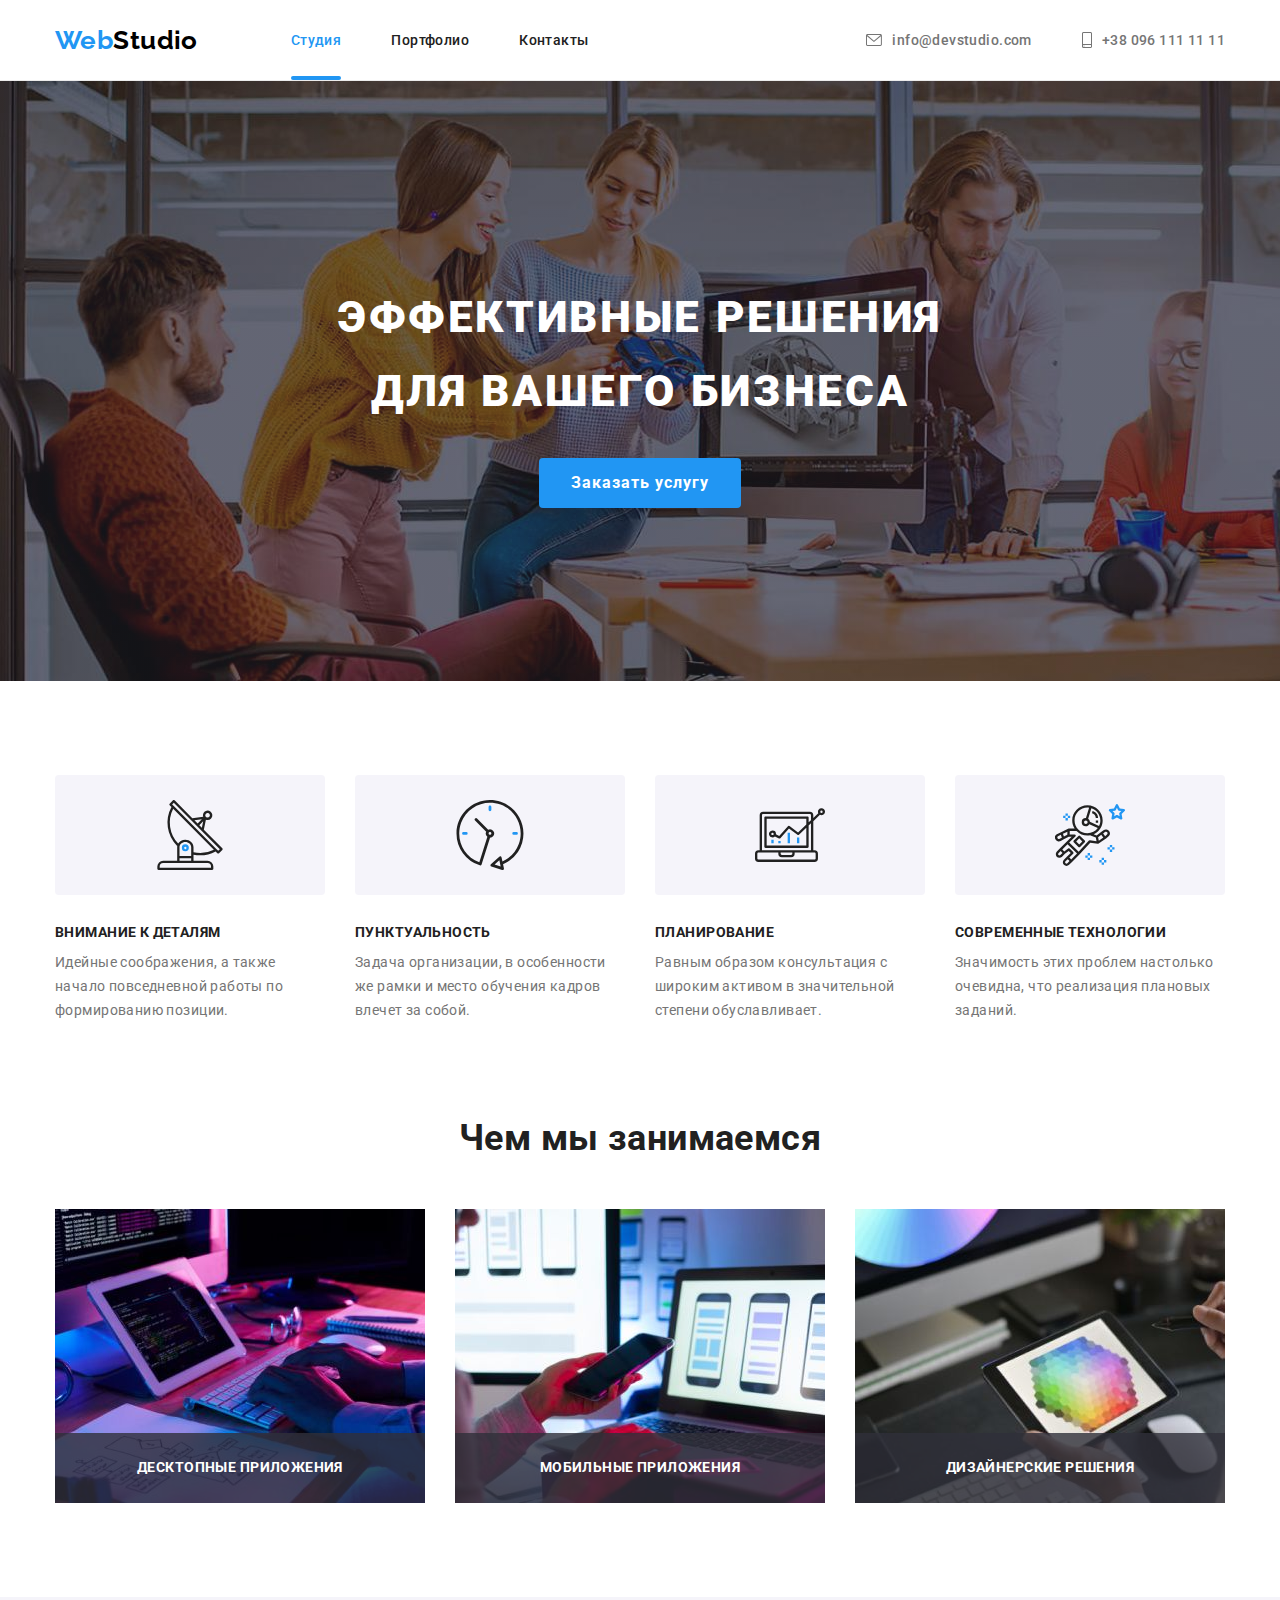
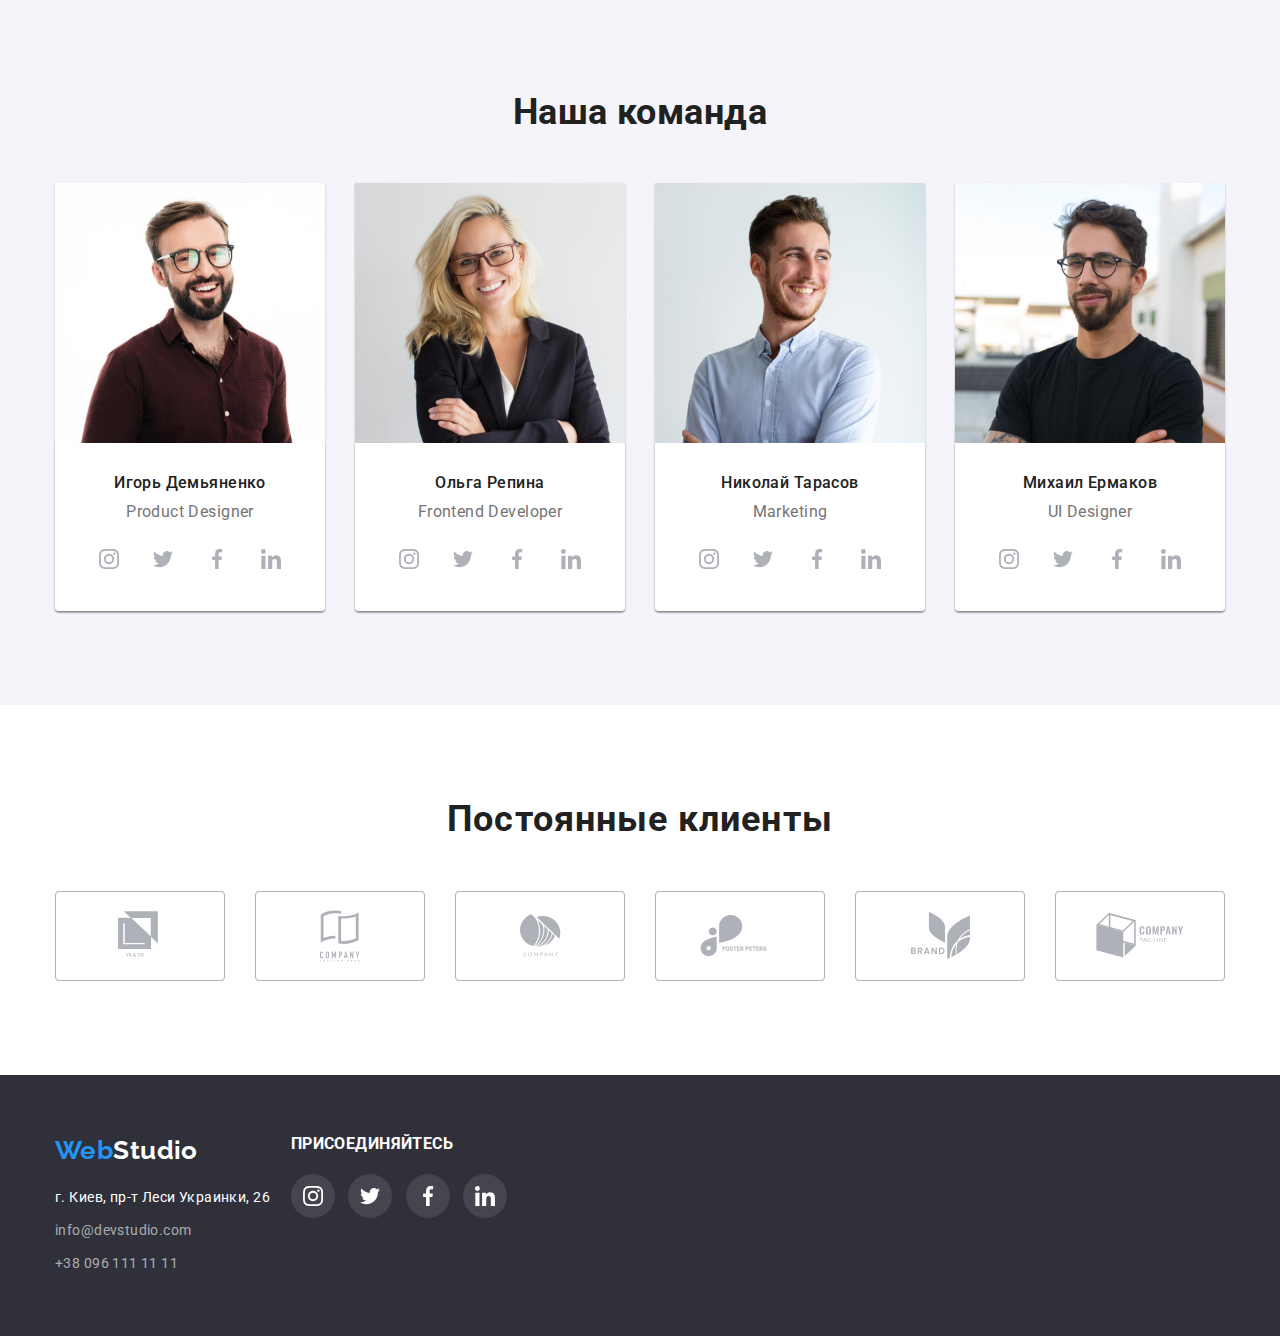
<file: index.html>
<!DOCTYPE html>
<html lang="ru">

<head>
    <meta charset="UTF-8">
    <meta http-equiv="X-UA-Compatible" content="IE=edge">
    <meta name="viewport" content="width=device-width, initial-scale=1.0">
    <title>Studio</title>
    <link rel="preconnect" href="https://fonts.gstatic.com">
    <link
        href="https://fonts.googleapis.com/css2?family=Raleway:wght@700&family=Roboto:wght@400;500;700;900&display=swap"
        rel="stylesheet">
    <link rel="stylesheet" href="https://cdnjs.cloudflare.com/ajax/libs/modern-normalize/1.0.0/modern-normalize.css">
    <link rel="stylesheet" href="./css/styles.css" />


</head>

<body class="body">

    <header class="header navigation-border">
        <div class="container navigation-section">
        <nav class="navigation">
            
            <a class="logo" lang="en" href="./index.html" target="_blank" rel="noreferrer noopener"><span
                    class="logo-first">Web</span>Studio</a>
            <ul class="list header-list">
                <li class="item"><a class="navigation-list current" href="#Студия">Студия</a></li>
                <li class="item"><a class="navigation-list" href="./portfolio.html">Портфолио</a></li>
                <li class="item"><a class="navigation-list" href="#Контакты">Контакты</a></li>
            </ul>
        </nav>
        
        <ul class="list contact-list">
            <li class="item">
                <a class="contact-link" lang="en" href="mailto:info@devstudio.com">
                    <svg class="icon" width="16" height="12">
                        <use href="./img/sprite/sprite1.svg#icon-envelope"></use>
                    </svg>
                    info@devstudio.com
                </a>
            </li>
            <li class="item">
                <a class="contact-link" href="tel:+380961111111">
                <svg class="icon" width="10" height="16">
                    <use href="./img/sprite/sprite1.svg#icon-smartphone"></use>
                </svg>
                +38 096 111 11 11</a></li>
        </ul>
        </div>
    </header>

    <main>
        <section class="hero-section hero-bg">
            <div class="container">
            <h1 class="hero-title">Эффективные решения </br> для вашего бизнеса</h1>
            <button class="hero-button" data-modal-open type="button">Заказать услугу</button>
            <div class="backdrop is-hidden" data-modal>
                <div class="modal">
                    <button class="modal-close-btn" data-modal-close type="button"></button>
                </div>
            </div>
            </div>
        </section>

        <section class="section">
            <div class="container">
            <ul class="list features-list grid">
                <li class="item features-item item-antenna grid-item">
                    <h3 class="features-title">Внимание к деталям</h3>
                    <p class="features-text">Идейные соображения, а также начало повседневной работы по формированию
                        позиции.</p>
                </li>
                <li class="item features-item item-clock grid-item">
                    <h3 class="features-title">Пунктуальность</h3>
                    <p class="features-text">Задача организации, в особенности же рамки и место обучения кадров влечет за
                        собой.</p>
                </li>

                <li class="item features-item item-diagram grid-item">
                    <h3 class="features-title">Планирование</h3>
                    <p class="features-text">Равным образом консультация с широким активом в значительной степени
                        обуславливает.</p>
                </li>

                <li class="item features-item item-astronaut grid-item">
                    <h3 class="features-title">Современные технологии</h3>
                    <p class="features-text">Значимость этих проблем настолько очевидна, что реализация плановых заданий.
                    </p>
                </li>
            </ul>
            </div>
        </section>

        <section class="section gallery-section">
            <div class="container">
            <h2 class="about-title">Чем мы занимаемся</h2>
            <ul class="list grid">
                <li class="about-item grid-item">
                    <div class="about-item-thumb">
                    <img src="./img/img.jpg" alt="верстка" width="370">
                    <p class="about-item-thumb-text">Десктопные приложения</p>
                    </div>
                </li>
                <li class="about-item grid-item">
                    <div class="about-item-thumb">
                    <img src="./img/img1.jpg" alt="приложения" width="370">
                    <p class="about-item-thumb-text">Мобильные приложения</p>
                    </div>
                </li>
                <li class="about-item grid-item">
                    <div class="about-item-thumb">
                    <img src="./img/img2.jpg" alt="стили" width="370">
                    <p class="about-item-thumb-text">Дизайнерские решения</p>
                    </div>
                </li>
            </ul>
            </div>
        </section>

        <section class="section team">
            <div class="container">
            <h2 class="team-title">Наша команда</h2>
            <ul class="list team-list grid">
                <li class="team-item grid-item">
                    <img class="photo" src="./img/designer.jpg" alt="Product designer" width="270">
                    <div class="card-content">
                    <h3 class="name">Игорь Демьяненко</h3>
                    <p class="info" lang="en"> Product Designer</p>
                    <ul class="list social-icons">
                        <li class="social-icons-item">
                            <a href="" class="social-icons-link" target="_blank" rel="noopener noreferrer" aria-label="инстаграм">
                                <svg class="icon" width="20" height="20">
                                    <use href="./img/sprite/sprite1.svg#icon-instagram"></use>
                                </svg>
                            </a>
                        </li>
                        <li class="social-icons-item">
                            <a href="" class="social-icons-link" target="_blank" rel="noopener noreferrer" aria-label="твиттер">
                                <svg class="icon" width="20" height="20">
                                    <use href="./img/sprite/sprite1.svg#icon-twitter"></use>
                                </svg>
                            </a>
                        </li>
                        <li class="social-icons-item">
                            <a href="" class="social-icons-link" target="_blank" rel="noopener noreferrer" aria-label="фейсбук">
                                <svg class="icon" width="20" height="20">
                                    <use href="./img/sprite/sprite1.svg#icon-facebook"></use>
                                </svg>
                            </a>
                        </li>
                        <li class="social-icons-item">
                            <a href="" class="social-icons-link" target="_blank" rel="noopener noreferrer" aria-label="линкедин">
                                <svg class="icon" width="20" height="20">
                                    <use href="./img/sprite/sprite1.svg#icon-linkedin"></use>
                                </svg>
                            </a>
                        </li>
                    </ul>
                </div>
                </li>
                <li class="team-item grid-item">
                    <img class="photo" src="./img/frontend.jpg" alt="Frontend developer" width="270">
                    <div class="card-content">
                    <h3 class="name">Ольга Репина</h3>
                    <p class="info" lang="en">Frontend Developer</p>
                    <ul class="list social-icons">
                        <li class="social-icons-item">
                            <a href="" class="social-icons-link" target="_blank" rel="noopener noreferrer" aria-label="инстаграм">
                                <svg class="icon" width="20" height="20">
                                    <use href="./img/sprite/sprite1.svg#icon-instagram"></use>
                                </svg>
                            </a>
                        </li>
                        <li class="social-icons-item">
                            <a href="" class="social-icons-link" target="_blank" rel="noopener noreferrer" aria-label="твиттер">
                                <svg class="icon" width="20" height="20">
                                    <use href="./img/sprite/sprite1.svg#icon-twitter"></use>
                                </svg>
                            </a>
                        </li>
                        <li class="social-icons-item">
                            <a href="" class="social-icons-link" target="_blank" rel="noopener noreferrer" aria-label="фейсбук">
                                <svg class="icon" width="20" height="20">
                                    <use href="./img/sprite/sprite1.svg#icon-facebook"></use>
                                </svg>
                            </a>
                        </li>
                        <li class="social-icons-item">
                            <a href="" class="social-icons-link" target="_blank" rel="noopener noreferrer" aria-label="линкедин">
                                <svg class="icon" width="20" height="20">
                                                        <use href=" ./img/sprite/sprite1.svg#icon-linkedin"></use>
                                </svg>
                            </a>
                        </li>
                    </ul>
                </div>
                </li>
                <li class="team-item grid-item">
                    <img class="photo" src="./img/marketing.jpg" alt="Marketing" width="270">
                    <div class="card-content">
                    <h3 class="name">Николай Тарасов</h3>
                    <p class="info" lang="en">Marketing</p>
                <ul class="list social-icons">
                    <li class="social-icons-item">
                        <a href="" class="social-icons-link" target="_blank" rel="noopener noreferrer" aria-label="инстаграм">
                            <svg class="icon" width="20" height="20">
                                <use href="./img/sprite/sprite1.svg#icon-instagram"></use>
                            </svg>
                        </a>
                    </li>
                    <li class="social-icons-item">
                        <a href="" class="social-icons-link" target="_blank" rel="noopener noreferrer" aria-label="твиттер">
                            <svg class="icon" width="20" height="20">
                                <use href="./img/sprite/sprite1.svg#icon-twitter"></use>
                            </svg>
                        </a>
                    </li>
                    <li class="social-icons-item">
                        <a href="" class="social-icons-link" target="_blank" rel="noopener noreferrer" aria-label="фейсбук">
                            <svg class="icon" width="20" height="20">
                                <use href="./img/sprite/sprite1.svg#icon-facebook"></use>
                            </svg>
                        </a>
                    </li>
                    <li class="social-icons-item">
                        <a href="" class="social-icons-link" target="_blank" rel="noopener noreferrer" aria-label="линкедин">
                            <svg class="icon" width="20" height="20">
                                <use href=" ./img/sprite/sprite1.svg#icon-linkedin"></use>
                            </svg>
                        </a>
                    </li>
                </ul>
                </div>
                </li>
                <li class="team-item grid-item">
                    <img class="photo" src="./img/uidesigner.jpg" alt="Ui designer" width="270">
                    <div class="card-content">
                    <h3 class="name">Михаил Ермаков</h3>
                    <p class="info" lang="en">UI Designer</p>
                <ul class="list social-icons">
                    <li class="social-icons-item">
                        <a href="" class="social-icons-link" target="_blank" rel="noopener noreferrer" aria-label="инстаграм">
                            <svg class="icon" width="20" height="20">
                                <use href="./img/sprite/sprite1.svg#icon-instagram"></use>
                            </svg>
                        </a>
                    </li>
                    <li class="social-icons-item">
                        <a href="" class="social-icons-link" target="_blank" rel="noopener noreferrer" aria-label="твиттер">
                            <svg class="icon" width="20" height="20">
                                <use href="./img/sprite/sprite1.svg#icon-twitter"></use>
                            </svg>
                        </a>
                    </li>
                    <li class="social-icons-item">
                        <a href="" class="social-icons-link" target="_blank" rel="noopener noreferrer" aria-label="фейсбук">
                            <svg class="icon" width="20" height="20">
                                <use href="./img/sprite/sprite1.svg#icon-facebook"></use>
                            </svg>
                        </a>
                    </li>
                    <li class="social-icons-item">
                        <a href="" class="social-icons-link" target="_blank" rel="noopener noreferrer" aria-label="линкедин">
                            <svg class="icon" width="20" height="20">
                                                    <use href=" ./img/sprite/sprite1.svg#icon-linkedin"></use>
                            </svg>
                        </a>
                    </li>
                </ul>
                </div>
                </li>
            </ul>
            </div>
        </section>

        <section class="clients">
            <div class="container">
            <h3 class="clients-title">Постоянные клиенты</h3>
            <ul class="list clients-list grid">
                <li class="clients-list-item grid-item">
                    <a class="clients-link" href="" target="_blank" rel="noopener noreferrer" aria-label="логотип компании">
                        <svg class="clients-link-item icon" width="44" height="49">
                            <use href="./img/sprite/sprite1.svg#icon-logo-1"></use>
                        </svg>
                    </a>
                </li>
                <li class="clients-list-item grid-item">
                    <a class="clients-link" href="" target="_blank" rel="noopener noreferrer" aria-label="логотип компании">
                        <svg class="clients-link-item icon" width="40" height="52">
                            <use href="./img/sprite/sprite1.svg#icon-logo-2"></use>
                        </svg>
                    </a>
                </li>
                <li class="clients-list-item grid-item">
                    <a class="clients-link" href="" target="_blank" rel="noopener noreferrer" aria-label="логотип компании">
                        <svg class="clients-link-item icon" width="41" height="43">
                            <use href="./img/sprite/sprite1.svg#icon-logo-3"></use>
                        </svg>
                    </a>
                </li>
                <li class="clients-list-item grid-item">
                    <a class="clients-link" href="" target="_blank" rel="noopener noreferrer" aria-label="логотип компании">
                        <svg class="clients-link-item icon" width="80" height="42">
                            <use href="./img/sprite/sprite1.svg#icon-logo-4"></use>
                        </svg>
                    </a>
                </li>
                <li class="clients-list-item grid-item">
                    <a class="clients-link" href="" target="_blank" rel="noopener noreferrer" aria-label="логотип компании">
                        <svg class="clients-link-item icon" width="59" height="47">
                            <use href="./img/sprite/sprite1.svg#icon-logo-5"></use>
                        </svg>
                    </a>
                </li>
                <li class="clients-list-item grid-item">
                    <a class="clients-link" href=""  target="_blank" rel="noopener noreferrer" aria-label="логотип компании">
                        <svg class="clients-link-item icon" width="88" height="45">
                            <use href="./img/sprite/sprite1.svg#icon-logo-6"></use>
                        </svg>
                    </a>
                </li>
            </ul>
            </div>
        </section>



    </main>

    <footer class="contacts">
        <div class="container contacts-blocks">
            <div class="footer-contacts">
              <a class="logo footer-logo" lang="en" href="./index.html" target="_blank" rel="noreferrer noopener"><span
                class="logo-first">Web</span><span class="logo-second">Studio</span></a>
        <address class="address-info">г. Киев, пр-т Леси Украинки, 26</address>
        <address>
            <a class="contact-inf" lang="en" href="mailto:info@devstudio.com">info@devstudio.com</a>
            <a class="contact-inf" href="tel:+380961111111">+38 096 111 11 11</a>
        </address>
        </div>

<div class="footer-social-list">
    <h3 class="footer-social-title">присоединяйтесь</h3>
        <ul class="list footer-social-icons">
            <li class="footer-social-icons-item">
                <a href="" class="footer-social-icons-link" target="_blank" rel="noopener noreferrer" aria-label="инстаграм">
                    <svg class="icon footer-icon" width="20" height="20">
                        <use href="./img/sprite/sprite1.svg#icon-instagram"></use>
                    </svg>
                </a>
            </li>
            <li class="footer-social-icons-item">
                <a href="" class="footer-social-icons-link" target="_blank" rel="noopener noreferrer" aria-label="твиттер">
                    <svg class="icon footer-icon" width="20" height="20">
                        <use href="./img/sprite/sprite1.svg#icon-twitter"></use>
                    </svg>
                </a>
            </li>
            <li class="footer-social-icons-item">
                <a href="" class="footer-social-icons-link" target="_blank" rel="noopener noreferrer" aria-label="фейсбук">
                    <svg class="icon footer-icon" width="20" height="20">
                        <use href="./img/sprite/sprite1.svg#icon-facebook"></use>
                    </svg>
                </a>
            </li>
            <li class="footer-social-icons-item">
                <a href="" class="footer-social-icons-link" target="_blank" rel="noopener noreferrer" aria-label="линкедин">
                    <svg class="icon footer-icon" width="20" height="20">
                                                            <use href=" ./img/sprite/sprite1.svg#icon-linkedin"></use>
                    </svg>
                </a>
            </li>
        </ul>
    
</div>

        </div>      
    </footer>
<script src="./js/modal.js"></script>
</body>

</html>
</file>
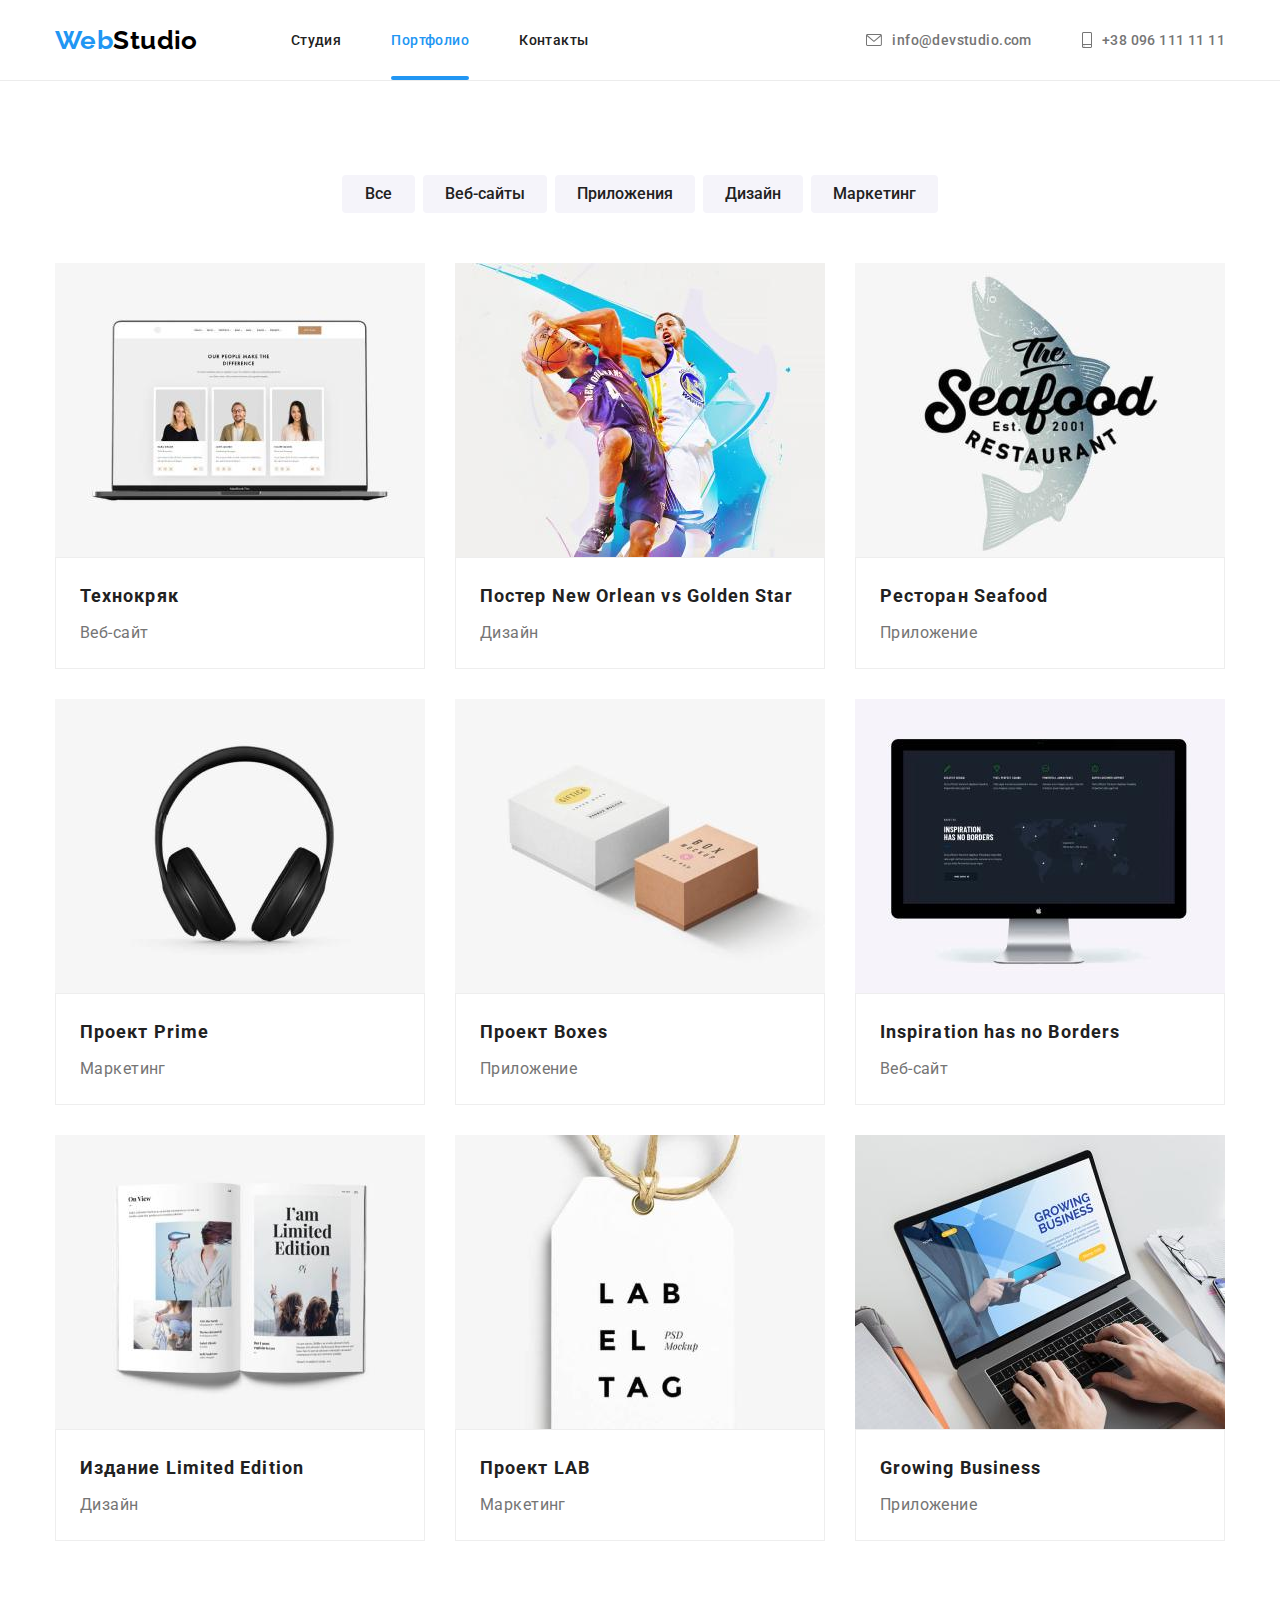
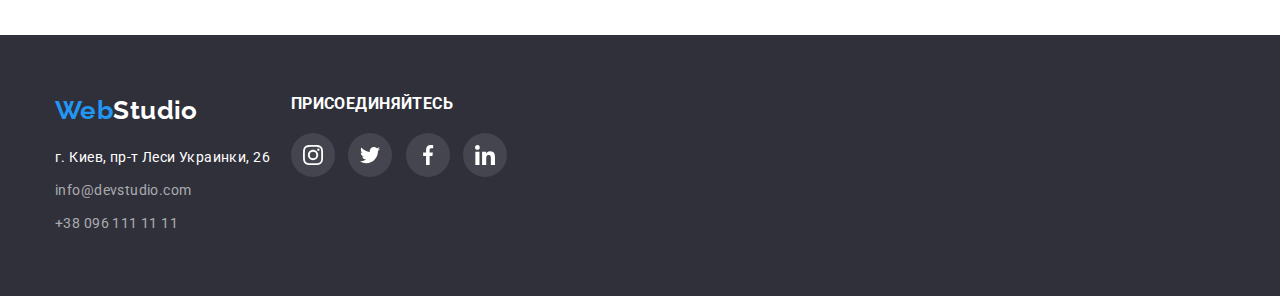
<file: portfolio.html>
<!DOCTYPE html>
<html lang="ru">

<head>
    <meta charset="UTF-8">
    <meta http-equiv="X-UA-Compatible" content="IE=edge">
    <meta name="viewport" content="width=device-width, initial-scale=1.0">
    <title>Portfolio</title>
    <link rel="preconnect" href="https://fonts.gstatic.com">
    <link
        href="https://fonts.googleapis.com/css2?family=Raleway:wght@700&family=Roboto:wght@400;500;700;900&display=swap"
        rel="stylesheet">
    <link rel="stylesheet" href="https://cdnjs.cloudflare.com/ajax/libs/modern-normalize/1.0.0/modern-normalize.css">
    <link rel="stylesheet" href="./css/styles.css" />
</head>

<body class="body">
    <header class="header navigation-border">
        <div class="container navigation-section">
            <nav class="navigation">
    
                <a class="logo" lang="en" href="./index.html" target="_blank" rel="noreferrer noopener"><span
                        class="logo-first">Web</span>Studio</a>
                <ul class="list header-list">
                    <li class="item"><a class="navigation-list" href="./index.html">Студия</a></li>
                    <li class="item"><a class="navigation-list current" href="#Портфолио">Портфолио</a></li>
                    <li class="item"><a class="navigation-list" href="#Контакты">Контакты</a></li>
                </ul>
            </nav>
    
            <ul class="list contact-list">
                <li class="item">
                    <a class="contact-link" lang="en" href="mailto:info@devstudio.com">
                        <svg class="icon" width="16" height="12">
                            <use href="./img/sprite/sprite1.svg#icon-envelope"></use>
                        </svg>
                        info@devstudio.com
                    </a>
                </li>
                <li class="item">
                    <a class="contact-link" href="tel:+380961111111">
                        <svg class="icon" width="10" height="16">
                            <use href="./img/sprite/sprite1.svg#icon-smartphone"></use>
                        </svg>
                        +38 096 111 11 11</a>
                </li>
            </ul>
        </div>
    </header>

    
    <main>

        <section class="section">
            <div class="container gallery-list">
            <ul class="list navigation-button">
                <li class="button-item"><button type="button" class="list-button">Все</button></li>
                <li class="button-item"><button type="button" class="list-button">Веб-сайты</button></li>
                <li class="button-item"><button type="button" class="list-button">Приложения</button></li>
                <li class="button-item"><button type="button" class="list-button">Дизайн</button></li>
                <li class="button-item"><button type="button" class="list-button">Маркетинг</button></li>
            </ul>
            

            <ul class="list list-menu grid">
                <li class="card-item grid-item">
                        <a class="link card-link" href="">
                            <div class="card-thumb">
                            <img src="./img/portfolio/img-1.jpg" alt="Сайт" width="370" height="294">
                            <p class="card-thumb-text">Технокряк это современная площадка распространения коронавируса. Компании используют эту платформу для цифрового
                            шпионажа и атак на защищённые сервера конкурентов.</p>
                            </div>
                        <div class="card-info">
                        <h2 class="title">Технокряк</h2>
                        <p class="title-info">Веб-сайт</p></div>
                    </a>
                    
                </li>
                <li class="card-item grid-item">
                    <a class="link card-link" href="">
                            <div class="card-thumb">
                        <img src="./img/portfolio/img-2.jpg" alt="Дизайн постера" width="370" height="294">
                        <p class="card-thumb-text"></p>
                        </div>
                            <div class="card-info">
                        <h2 class="title">Постер New Orlean vs Golden Star</h2>
                        <p class="title-info">Дизайн</p></div>
                    </a>
                </li>
                <li class="card-item grid-item">
                    <a class="link card-link" href="">
                        <div class="card-thumb">
                        <img src="./img/portfolio/img-3.jpg" alt="Приложение для ресторана" width="370" height="294">
                        <p class="card-thumb-text"></p>
                            </div>
                            <div class="card-info">
                        <h2 class="title">Ресторан Seafood</h2>
                        <p class="title-info">Приложение</p>
                        </div>
                    </a>
                </li>
                <li class="card-item grid-item">
                    <a class="link card-link" href="">
                        <div class="card-thumb">
                        <img src="./img/portfolio/img-4.jpg" alt="Дизайн проект" width="370" height="294">
                        <p class="card-thumb-text"></p>
                        </div>
                            <div class="card-info">
                        <h2 class="title">Проект Prime</h2>
                        <p class="title-info">Маркетинг</p></div>
                    </a>
                </li>
                <li class="card-item grid-item">
                    <a class="link card-link" href="">
                        <div class="card-thumb">
                        <img src="./img/portfolio/img-5.jpg" alt="Дизайн приложения" width="370" height="294">
                        <p class="card-thumb-text"></p>
                        </div>
                            <div class="card-info">
                        <h2 class="title">Проект Boxes</h2>
                        <p class="title-info">Приложение</p></div>
                    </a>
                </li>
                <li class="card-item grid-item">
                    <a class="link card-link" href="">
                        <div class="card-thumb">
                        <img src="./img/portfolio/img-6.jpg" alt="Дизайн сайта" width="370" height="294">
                        <p class="card-thumb-text"></p>
                            </div>
                            <div class="card-info">
                        <h2 class="title">Inspiration has no Borders</h2>
                        <p class="title-info">Веб-сайт</p></div>
                    </a>
                </li>
                <li class="card-item grid-item">
                    <a class="link card-link" href="">
                        <div class="card-thumb">
                        <img src="./img/portfolio/img-7.jpg" alt="Дизайн издания" width="370" height="294">
                        <p class="card-thumb-text"></p>
                        </div>
                            <div class="card-info">
                        <h2 class="title">Издание Limited Edition</h2>
                        <p class="title-info">Дизайн</p></div>
                    </a>
                </li>
                <li class="card-item grid-item">
                    <a class="link card-link" href="">
                        <div class="card-thumb">
                        <img src="./img/portfolio/img-8.jpg" alt="Проект" width="370" height="294">
                        <p class="card-thumb-text"></p>
                        </div>
                        <div class="card-info">
                        <h2 class="title">Проект LAB</h2>
                        <p class="title-info">Маркетинг</p></div>
                    </a>
                </li>
                <li class="card-item grid-item">
                    <a class="link card-link" href="">
                        <div class="card-thumb">
                        <img src="./img/portfolio/img-9.jpg" alt="Дизайн приложения" width="370" height="294">
                        <p class="card-thumb-text"></p>
                        </div>
                            <div class="card-info">
                        <h2 class="title">Growing Business</h2>
                        <p class="title-info">Приложение</p></div>
                    </a>
                </li>
            </ul>
            </div>
        </section>
    </main>

    <footer class="contacts">
        <div class="container contacts-blocks">
            <div class="footer-contacts">
                <a class="logo footer-logo" lang="en" href="./index.html" target="_blank" rel="noreferrer noopener"><span
                        class="logo-first">Web</span><span class="logo-second">Studio</span></a>
                <address class="address-info">г. Киев, пр-т Леси Украинки, 26</address>
                <address>
                    <a class="contact-inf" lang="en" href="mailto:info@devstudio.com">info@devstudio.com</a>
                    <a class="contact-inf" href="tel:+380961111111">+38 096 111 11 11</a>
                </address>
            </div>
    
            <div class="footer-social-list">
                <h3 class="footer-social-title">присоединяйтесь</h3>
                <ul class="list footer-social-icons">
                    <li class="footer-social-icons-item">
                        <a href="" class="footer-social-icons-link" target="_blank" rel="noopener noreferrer" aria-label="инстаграм">
                            <svg class="icon footer-icon" width="20" height="20">
                                <use href="./img/sprite/sprite1.svg#icon-instagram"></use>
                            </svg>
                        </a>
                    </li>
                    <li class="footer-social-icons-item">
                        <a href="" class="footer-social-icons-link" target="_blank" rel="noopener noreferrer" aria-label="твиттер">
                            <svg class="icon footer-icon" width="20" height="20">
                                <use href="./img/sprite/sprite1.svg#icon-twitter"></use>
                            </svg>
                        </a>
                    </li>
                    <li class="footer-social-icons-item">
                        <a href="" class="footer-social-icons-link" target="_blank" rel="noopener noreferrer" aria-label="фейсбук">
                            <svg class="icon footer-icon" width="20" height="20">
                                <use href="./img/sprite/sprite1.svg#icon-facebook"></use>
                            </svg>
                        </a>
                    </li>
                    <li class="footer-social-icons-item">
                        <a href="" class="footer-social-icons-link" target="_blank" rel="noopener noreferrer" aria-label="линкедин">
                            <svg class="icon footer-icon" width="20" height="20">
                                                                <use href=" ./img/sprite/sprite1.svg#icon-linkedin"></use>
                            </svg>
                        </a>
                    </li>
                </ul>
    
            </div>
    
        </div>
    </footer>

</body>

</html>
</file>
<file: css/styles.css>
:root {
  --background-dark: #2f303a;
  --background-grey-btn-color: #f5f4fa;
  --primary-text-color: #212121;
  --secondary-text-color: #757575;
  --primary-logo-color: #2196f3;
  --secondary-logo-color: #000000;
  --contact-link-color: rgba(255, 255, 255, 0.6);
  --address-color: #ffffff;
  --grid-item: 4;
}

.container {
  width: 1200px;
  padding-left: 15px;
  padding-right: 15px;
  margin-left: auto;
  margin-right: auto;
}

h1,
h2,
h3,
h4,
h5,
h6,
p {
  margin-top: 0;
  margin-bottom: 0;
}

html {
  box-sizing: border-box;
}

*,
*::before,
*::after {
  box-sizing: inherit;
}

.body {
  font-family: 'Roboto', '-apple-system', 'BlinkMacSystemFont', 'Avenir next',
    'Avenir', 'Helvetica neue', 'Helvetica', 'Ubuntu', 'Noto', 'Segoe ui',
    'Arial', sans-serif;
  font-size: 14px;
  font-style: normal;
  font-weight: 400;
  color: var(--primary-text-color);
  letter-spacing: 0.03em;
}

img {
  display: block;
  max-width: 100%;
  height: auto;
}

.section {
  padding-top: 94px;
  padding-bottom: 94px;
}

/* header */
.header-list {
  display: flex;
}

.header-list .item:not(:last-child) {
  margin-right: 50px;
}

.logo {
  display: block;
  margin-right: 93px;

  font-family: 'Raleway', sans-serif;
  font-weight: 700;
  font-size: 26px;
  line-height: 1.19;
  color: var(--secondary-logo-color);
  text-decoration: none;
}

.logo-first {
  color: var(--primary-logo-color);
}

.navigation-section {
  display: flex;
  align-items: center;
}

.navigation {
  display: flex;
  align-items: center;
}

.navigation-list {
  position: relative;
  display: block;
  padding-top: 32px;
  padding-bottom: 32px;

  font-family: inherit;
  font-weight: 500;
  color: var(--primary-text-color);
  text-decoration: none;

  transition: color 250ms cubic-bezier(0.4, 0, 0.2, 1);
}

.navigation-list:hover,
.navigation-list:focus,
.navigation-list:active {
  color: var(--primary-logo-color);
}

.list .navigation-list.current {
  color: var(--primary-logo-color);
}

.current::after {
  position: absolute;
  content: '';
  display: block;
  bottom: 0;
  width: 100%;
  height: 4px;
  background: var(--primary-logo-color);
  border-radius: 2px;
  margin-top: 28px;
}

.contact-list {
  display: flex;
  margin-left: auto;
}

.contact-list .item:not(:last-child) {
  margin-right: 50px;
}

.contact-link {
  display: flex;
  justify-content: center;
  align-items: center;
  padding-top: 32px;
  padding-bottom: 32px;

  font-family: inherit;
  font-weight: 500;
  color: var(--secondary-text-color);
  text-decoration: none;
  cursor: pointer;

  transition-property: color 250ms cubic-bezier(0.4, 0, 0.2, 1);
}

.contact-link:hover,
.contact-link:focus,
.contact-link:active {
  color: var(--primary-logo-color);
}

.list {
  list-style: none;
  padding: 0;
  margin-top: 0;
  margin-bottom: 0;
}

.link {
  text-decoration: none;
}

.contact-link .icon {
  margin-right: 10px;
  fill: currentColor;
}

.contact-link:hover .icon,
.contact-link:focus .icon {
  fill: currentColor;
}

/* Hero section */
.hero-section {
  height: 600px;
  padding: 200px 0;
  background-color: var(--background-dark);
  text-align: center;
}

.hero-bg {
  margin-left: auto;
  margin-right: auto;
  background-image: linear-gradient(
      to right,
      rgba(47, 48, 58, 0.4),
      rgba(47, 48, 58, 0.4)
    ),
    url(../img/hero/hero.jpg);
  max-width: 1600px;
  background-repeat: no-repeat;
  background-position: to left;
  background-size: cover;
}

.hero-title {
  margin-bottom: 30px;

  font-weight: 900;
  font-size: 44px;
  line-height: 1.67;
  letter-spacing: 0.06em;
  text-transform: uppercase;
  color: var(--address-color);
}

.hero-button {
  padding: 10px 32px;
  min-width: 200px;
  height: 50px;

  font-family: inherit;
  font-weight: 700;
  font-size: 16px;
  line-height: 1.87;
  color: var(--address-color);

  text-align: center;
  letter-spacing: 0.06em;
  background-color: var(--primary-logo-color);
  cursor: pointer;
  border-radius: 4px;
  border: none;

  transition: background-color 250ms cubic-bezier(0.4, 0, 0.2, 1),
    box-shadow 250ms cubic-bezier(0.4, 0, 0.2, 1);
}

.hero-button:hover,
.hero-button:focus {
  background-color: #188ce8;
  box-shadow: 0px 4px 4px rgba(0, 0, 0, 0.15);
  border-radius: 4px;
}

/* Modal */
.backdrop.is-hidden {
  opacity: 0;
  visibility: 0;
  pointer-events: none;
}

.backdrop {
  position: fixed;
  top: 0;
  left: 0;

  width: 100%;
  height: 100%;
  background-color: rgba(0, 0, 0, 0.2);
  opacity: 1;

  transition: opacity 250ms cubic-bezier(0.4, 0, 0.2, 1);
  z-index: 2;
}

.backdrop.is-hidden .modal {
  transform: translate(-50%, -50%) scale(1.2);
}

.modal {
  position: absolute;
  top: 50%;
  left: 50%;
  transform: translate(-50%, -50%) scale(1);
  transition: transform 250ms cubic-bezier(0.4, 0, 0.2, 1);
  min-width: 528px;
  min-height: 581px;
  background-color: var(--address-color);
  box-shadow: 0px 1px 3px rgba(0, 0, 0, 0.12), 0px 1px 1px rgba(0, 0, 0, 0.14),
    0px 2px 1px rgba(0, 0, 0, 0.2);
  border-radius: 4px;
}

.modal-close-btn {
  position: absolute;
  top: 0;
  right: 0;

  margin-top: 8px;
  margin-right: 8px;
  padding: 0;

  background-image: url(../img/close-1.svg);
  background-repeat: no-repeat;
  background-size: 30px 30px;
  width: 30px;
  height: 30px;
  border: none;
  border-radius: 50%;
  background-color: var(--address-color);
}

/* Features */
.grid {
  display: flex;
  flex-wrap: wrap;
  margin-left: -30px;
  margin-top: -30px;
}

.grid-item {
  flex-basis: calc((100% - 30px * var(--grid-item)) / var(--grid-item));
  margin-left: 30px;
  margin-top: 30px;
}

.features-item::before {
  display: block;
  content: '';
  width: 270px;
  height: 120px;
  background-repeat: no-repeat;
  background-size: 70px 70px;
  margin-bottom: 30px;
  border-radius: 4px;
  background-color: #f5f4fa;
  background-position: center;
}

.item-antenna::before {
  content: '';
  background-image: url(../img/features/antenna.svg);
}

.item-clock::before {
  content: '';
  background-image: url(../img/features/clock.svg);
}

.item-diagram::before {
  content: '';
  background-image: url(../img/features/diagram.svg);
}
.item-astronaut::before {
  content: '';
  background-image: url(../img/features/astronaut.svg);
}

.features-title {
  font-size: 14px;
  font-weight: 700;
  line-height: 1.14;
  text-transform: uppercase;
  margin-bottom: 10px;
}

.features-text {
  line-height: 1.71;
  color: var(--secondary-text-color);
}

/* About */
.about-item-thumb {
  position: relative;
}

.about-item-thumb-text {
  position: absolute;
  bottom: 0;
  left: 0;
  width: 100%;
  height: 70px;

  display: flex;
  align-items: center;
  justify-content: center;

  background-color: rgba(47, 48, 58, 0.8);
  font-weight: 700;
  line-height: 1.14;
  text-align: center;
  text-transform: uppercase;
  color: var(--address-color);
}

.about-item {
  --grid-item: 3;
}

.about-title,
.team-title {
  font-weight: 700;
  font-size: 36px;
  line-height: 1.17;
  text-align: center;
  margin-bottom: 50px;
}

.gallery-section {
  padding-top: 0;
}

/* Our team */
.team-item {
  --grid-item: 4;
  box-shadow: 0px 1px 3px rgba(0, 0, 0, 0.12), 0px 1px 1px rgba(0, 0, 0, 0.14),
    0px 2px 1px rgba(0, 0, 0, 0.2);
  border-radius: 0px 0px 4px 4px;
}

.team {
  background-color: var(--background-grey-btn-color);
}

.card-content {
  padding-top: 30px;
  padding-bottom: 30px;
  text-align: center;
  background-color: var(--address-color);
  box-shadow: 0px 1px 3px rgba(0, 0, 0, 0.12);
  border-radius: 0px 0px 4px 4px;
}

.name {
  font-weight: 500;
  font-size: 16px;
  line-height: 1.19;
  text-align: center;
  margin-bottom: 10px;
}

.info {
  font-size: 16px;
  line-height: 1.19;
  text-align: center;
  color: var(--secondary-text-color);
  margin-bottom: 16px;
}

/* Team social */
.social-icons {
  display: inline-flex;
}

.social-icons-item:not(:last-child) {
  margin-right: 10px;
}
.social-icons-link {
  display: flex;
  justify-content: center;
  align-items: center;
  width: 44px;
  height: 44px;
  border-radius: 50%;
  background-color: var(--address-color);
  transition: background-color 250ms cubic-bezier(0.4, 0, 0.2, 1);
}

.icon {
  fill: #afb1b8;
  transition: fill 250ms cubic-bezier(0.4, 0, 0.2, 1);
}

.social-icons-link:hover .icon,
.social-icons-link:focus .icon {
  fill: var(--address-color);
}
.social-icons-link:hover,
.social-icons-link:focus {
  background-color: var(--primary-logo-color);
}

/* Clients */
.clients {
  display: flex;
  padding-top: 94px;
  padding-bottom: 94px;
}

.clients-title {
  font-weight: 700;
  font-size: 36px;
  line-height: 1.16;
  text-align: center;
  letter-spacing: 0.03em;
  margin-bottom: 50px;
}

.clients-list-item {
  --grid-item: 6;
}

.clients-link {
  display: flex;
  justify-content: center;
  align-items: center;
  width: 170px;
  height: 90px;
  border: 1px solid #afb1b8;
  border-radius: 4px;

  transition: border 250ms cubic-bezier(0.4, 0, 0.2, 1);
}

.clients-list-item:hover .clients-link,
.clients-list-item:focus .clients-link {
  border: 1px solid var(--primary-logo-color);
  border-radius: 4px;
}

.clients-link:hover .icon,
.clients-link:focus .icon {
  fill: var(--primary-logo-color);
}

/* Footer */
.contacts-blocks {
  display: flex;
}
.footer-contacts {
  display: inline-block;
  flex-basis: calc((50%-45px) / 2);
}
.footer-social-list {
  display: inline-block;
  flex-basis: calc((50%-45px) / 2);
}

.footer-logo {
  margin-bottom: 20px;
}

.logo-second {
  color: var(--address-color);
}

.contacts {
  padding-top: 60px;
  padding-bottom: 60px;
  background-color: var(--background-dark);
}

.address-info {
  margin-bottom: 9px;

  font-style: normal;
  line-height: 1.71;
  color: var(--address-color);

  transition: color 250ms cubic-bezier(0.4, 0, 0.2, 1);
}

.address-info:hover,
.address-info:focus {
  color: var(--primary-logo-color);
}

.contact-inf {
  display: block;
  font-family: inherit;
  font-style: normal;
  line-height: 1.71;
  color: var(--contact-link-color);
  text-decoration: none;

  transition: color 250ms cubic-bezier(0.4, 0, 0.2, 1);
}

.contact-inf:not(:last-child) {
  margin-bottom: 9px;
}

.contact-inf:hover,
.contact-inf:focus {
  color: var(--primary-logo-color);
}

/* Footer social */

.footer-social-title {
  font-weight: 700;
  line-height: 1.14;
  text-transform: uppercase;
  color: var(--address-color);
  margin-bottom: 20px;
}

.footer-social-icons-item {
  display: inline-block;
  justify-content: center;
  align-items: center;
}

.footer-social-icons-item:not(:last-child) {
  margin-right: 10px;
}
.footer-social-icons-link {
  display: flex;
  justify-content: center;
  align-items: center;
  width: 44px;
  height: 44px;
  border-radius: 50%;
  background-color: rgba(255, 255, 255, 0.1);

  transition: background-color 250ms cubic-bezier(0.4, 0, 0.2, 1);
}

.footer-icon {
  fill: var(--address-color);
}

.footer-social-icons-link:hover .icon,
.footer-social-icons-link:focus .icon {
  fill: var(--address-color);
}
.footer-social-icons-link:hover,
.footer-social-icons-link:focus {
  background-color: var(--primary-logo-color);
}

/* Portfolio */
.navigation-border {
  border-bottom: 1px solid #ececec;
}

.navigation-button {
  display: flex;
  justify-content: center;
  margin-bottom: 50px;
  margin-left: auto;
  margin-right: auto;
}

.button-item:not(:last-child) {
  margin-right: 8px;
}

.list-button {
  display: block;
  min-width: 73px;
  height: 38px;
  padding: 6px 22px;

  font-family: inherit;
  font-weight: 500;
  font-size: 16px;
  line-height: 1.62;
  text-align: center;
  color: var(--primary-text-color);
  background-color: var(--background-grey-btn-color);
  cursor: pointer;

  border-radius: 4px;
  border: transparent;

  transition: color 250ms cubic-bezier(0.4, 0, 0.2, 1),
    background-color 250ms cubic-bezier(0.4, 0, 0.2, 1),
    box-shadow 250ms cubic-bezier(0.4, 0, 0.2, 1);
}

.list-button:hover,
.list-button:focus,
.list-button:active {
  background-color: var(--primary-logo-color);
  color: var(--address-color);
  box-shadow: 0px 3px 1px rgba(0, 0, 0, 0.1), 0px 1px 2px rgba(0, 0, 0, 0.08),
    0px 2px 2px rgba(0, 0, 0, 0.12);
  border-radius: 4px;
}
.list-button:active {
  color: var(--address-color);
}

/* Gallery */
.card-item {
  --grid-item: 3;
  transition: box-shadow 250ms cubic-bezier(0.4, 0, 0.2, 1);
}

.card-item:hover {
  box-shadow: 0px 1px 1px rgba(0, 0, 0, 0.12), 0px 4px 4px rgba(0, 0, 0, 0.06),
    1px 4px 6px rgba(0, 0, 0, 0.16);
}

.gallery-list {
  display: flex;
  flex-wrap: wrap;
}

.card-info {
  padding: 20px 24px;
  border: 1px solid #eeeeee;
  background: var(--address-color);
}

.title {
  margin-bottom: 4px;

  font-weight: 700;
  font-size: 18px;
  line-height: 2;
  letter-spacing: 0.06em;
  color: var(--primary-text-color);
}

.title-info {
  font-size: 16px;
  line-height: 1.87;
  color: var(--secondary-text-color);
}

/* Overlay */

.card-thumb {
  position: relative;
  overflow: hidden;
}

.card-thumb::before {
  content: '';
  position: absolute;
  top: 0;
  left: 0;
  width: 100%;
  height: 100%;
  background-color: rgba(33, 150, 243, 0.9);

  transform: translateY(100%);
  opacity: 0;
  transition: transform 250ms cubic-bezier(0.4, 0, 0.2, 1),
    opacity 250ms cubic-bezier(0.4, 0, 0.2, 1);
}

.card-thumb-text {
  position: absolute;
  top: 0;
  left: 0;
  width: 100%;
  height: 100%;

  transform: translateY(100%);
  opacity: 0;
  transition: transform 250ms cubic-bezier(0.4, 0, 0.2, 1),
    opacity 250ms cubic-bezier(0.4, 0, 0.2, 1);

  padding: 63px 24px;
  font-size: 18px;
  line-height: 1.56;
  color: var(--address-color);
}

/* .card-thumb-text {
  position: absolute;
  top: 0;
  left: 0;
  width: 100%;
  height: 100%;
  background-color: rgba(33, 150, 243, 0.9);

  transform: translateY(100%);
  opacity: 0;
  transition: transform 250ms cubic-bezier(0.4, 0, 0.2, 1),
    opacity 250ms cubic-bezier(0.4, 0, 0.2, 1);

  padding: 63px 24px;
  font-size: 18px;
  line-height: 1.56;
  color: var(--address-color);
}

.card-item:hover .card-thumb-text,
.card-link:focus .card-thumb-text {
  transform: translateY(0);
  opacity: 1;
} */

.card-item:hover .card-thumb::before,
.card-item:hover .card-thumb-text {
  transform: translateY(0);
  opacity: 1;
}
.card-link:focus .card-thumb::before,
.card-link:focus .card-thumb-text {
  transform: translateY(0);
  opacity: 1;
}
</file>
